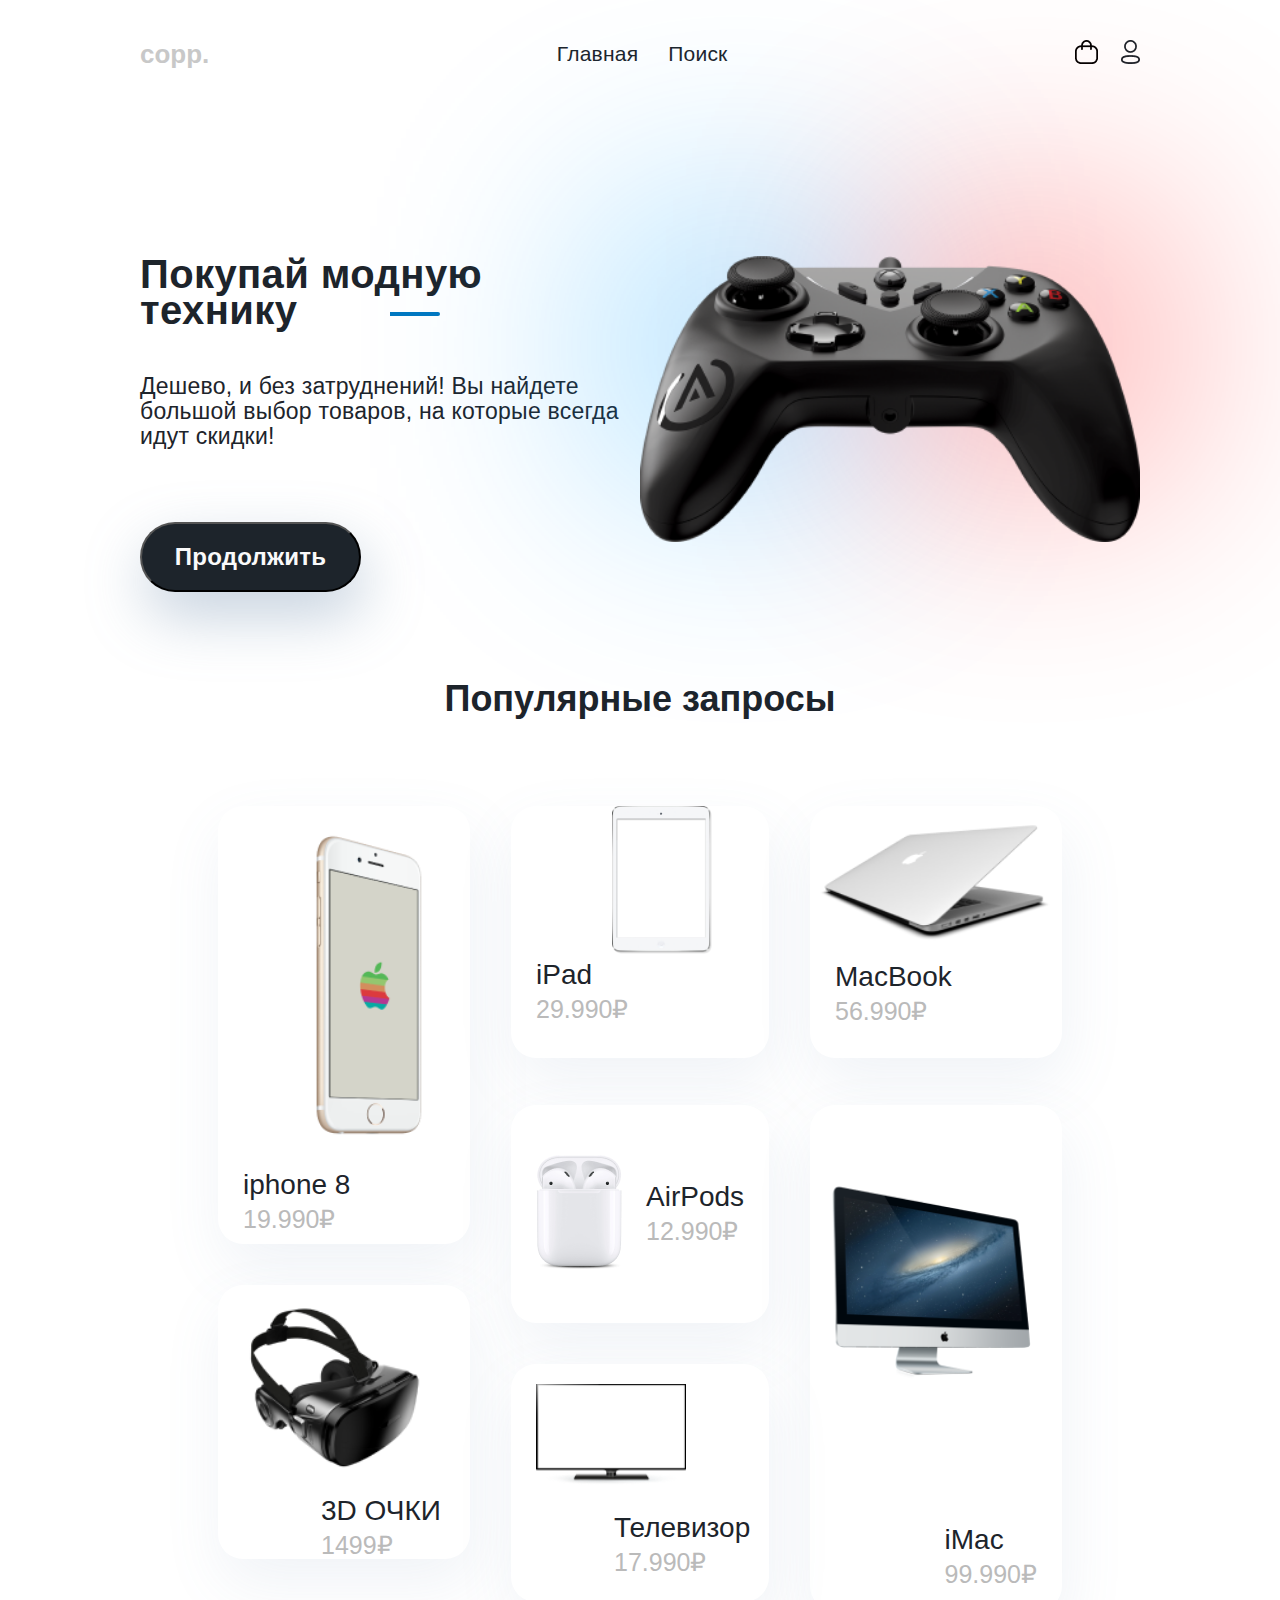
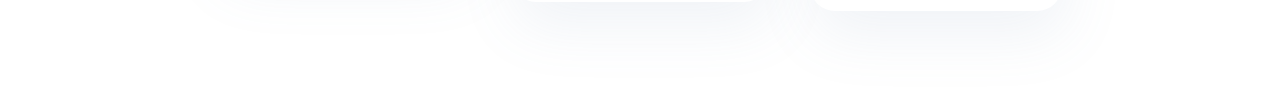
<file: index.html>
<!DOCTYPE html>
<html lang="en">
<head>
    <meta charset="UTF-8">
    <meta http-equiv="X-UA-Compatible" content="IE=edge">
    <meta name="viewport" content="width=device-width, initial-scale=1.0">
    <title>Apple-store</title>
    <link rel="stylesheet" href="css/style.min.css">
    <link rel="shortcut icon" href="icons/fiveicons/favicon.ico" type="image/x-icon">
</head>
<body>
    <div class="burger">
        <div class="burger__line burger__line_long"></div>
        <div class="burger__line"></div>
    </div>
    <header class="header">
        <div class="container">
            <div class="header__wrapper">
                <a href="#" class="header__logo">copp.</a>
                <ul class="header__search">
                    <li class="header__search-list">
                        <a href="#" class="header__search-link">Главная</a>
                    </li>
                    <li class="header__search-list">
                        <a href="search.html" class="header__search-link">Поиск</a>
                    </li>
                </ul>
                <div class="header__management">
                    <a href="#" class="header__management-link">
                        <img src="icons/Bag.png" alt="bag" class="header__icons">
                    </a>
                    <a href="#" class="header__management-link">
                        <img src="icons/Profile.png" alt="lk" class="header__icons">
                    </a>
                </div>
            </div>
        </div>
    </header>
    <div class="afisha">
        <div class="container">
            <div class="afisha__wrapper">
                <div class="afisha__buy">
                    <div class="afisha__title">Покупай модную технику <span></span></div>
                    <div class="afisha__subtitle">Дешево, и без затруднений! Вы найдете большой выбор товаров, на которые всегда идут скидки!</div>
                </div>
                <div class="afisha__picters">
                    <div class="afisha__picters-circle afisha__picters-circle_blue"></div>
                    <div class="afisha__picters-circle afisha__picters-circle_red"></div>
                    <img src="img/ps.png" alt="ps" class="afisha__picters-img">
                </div>
            </div>
            <button class="button">
                <a href="#" class="afisha__link">Продолжить</a>
            </button>
        </div>
    </div>
    <div class="popular">
        <div class="container">
            <div class="popular__title">Популярные запросы</div>
            <div class="popular__grid">
                <div class="popular__card popular__card_heigth418px popular__card-iphone">
                    <div class="popular__image popular__image_iphone">
                        <img src="img/iphone8.png" alt="iphone8" class="popular__img popular__img-iphone">
                    </div>
                    <div class="popular__info popular__info_ml25px">
                        <div class="popular__name">iphone 8</div>
                        <div class="popular__price">19.990₽</div>
                    </div>
                    <div class="modal">
                        <div class="modal__wrapper">
                            <div class="modal__arrow-wrap">
                                <div class="modal__arrow"></div>
                            </div>
                            <div class="modal__show">
                                <div class="modal__title">iphone 8</div>
                                <div class="modal__image modal__image_big">
                                    <img src="img/iphone8.png" alt="iphone" class="modal__img modal__img_big modal__img_big_active">
                                    <img src="img/iphone-gold.png" alt="iphone" class="modal__img modal__img_big">
                                </div>
                                <div class="modal__images">
                                    <div class="modal__image modal__image_small modal__image_small_active">
                                        <img src="img/iphone8.png" alt="iphone" class="modal__img modal__img_small modal__img_small_active">
                                    </div>
                                    <div class="modal__image modal__image_small">
                                        <img src="img/iphone-gold.png" alt="iphone" class="modal__img modal__img_small">
                                    </div>
                                </div>
                            </div>
                            <div class="modal__characteristic">
                                <div class="modal__characteristic-title">Характеристика</div>
                                <div class="modal__descr">
                                    <div class="modal__descr-block">
                                        <div class="modal__descr-elem">
                                            <p class="modal__specification modal__specification_title">Толщина</p>
                                            <p class="modal__specification modal__specification_subtitle">7.3mm</p>
                                        </div>
                                        <div class="modal__descr-elem">
                                            <p class="modal__specification modal__specification_title">Дисплей</p>
                                            <p class="modal__specification modal__specification_subtitle">Retina HD</p>
                                        </div>
                                        <div class="modal__descr-elem">
                                            <p class="modal__specification modal__specification_title">Процессор</p>
                                            <p class="modal__specification modal__specification_subtitle">A11 Bionic</p>
                                        </div>
                                        <div class="modal__descr-elem">
                                            <p class="modal__specification modal__specification_title">Видео</p>
                                            <p class="modal__specification modal__specification_subtitle">4K</p>
                                        </div>
                                    </div>
                                    <div class="modal__descr-block">
                                        <div class="modal__descr-elem">
                                            <p class="modal__specification modal__specification_title">Память</p>
                                            <p class="modal__specification modal__specification_subtitle modal__specification_subtitle_blue">256 ГБ</p>
                                        </div>
                                        <div class="modal__descr-elem">
                                            <p class="modal__specification modal__specification_title">Размер</p>
                                            <p class="modal__specification modal__specification_subtitle modal__specification_subtitle_blue">138,4 x 67,3 мм</p>
                                        </div>
                                        <div class="modal__descr-elem">
                                            <p class="modal__specification modal__specification_title">Масса</p>
                                            <p class="modal__specification modal__specification_subtitle modal__specification_subtitle_blue">148 г</p>
                                        </div>
                                    </div>
                                </div>
                            </div>
                        </div>
                    </div>
                </div>
                <div class="popular__card popular__card_heigth252px popular__card-ipad">
                    <div class=" popular__image popular__image_ipad">
                        <img src="img/ipad.png" alt="ipad" class="popular__img popular__img-ipad">
                    </div>
                    <div class="popular__info popular__info_ml25px">
                        <div class="popular__name">iPad</div>
                        <div class="popular__price">29.990₽</div>
                    </div>
                    <div class="modal">
                        <div class="modal__wrapper">
                            <div class="modal__arrow-wrap">
                                <div class="modal__arrow"></div>
                            </div>
                            <div class="modal__show">
                                <div class="modal__title">Ipad</div>
                                <div class="modal__image modal__image_big">
                                    <img src="img/ipad.png" alt="iphone" class="modal__img modal__img_big modal__img_big_active">
                                    <img src="img/ipad-back.jpg" alt="iphone" class="modal__img modal__img_big">
                                </div>
                                <div class="modal__images">
                                    <div class="modal__image modal__image_small modal__image_small_active">
                                        <img src="img/ipad.png" alt="iphone" class="modal__img modal__img_small modal__img_small_active">
                                    </div>
                                    <div class="modal__image modal__image_small">
                                        <img src="img/ipad-back.jpg" alt="iphone" class="modal__img modal__img_small">
                                    </div>
                                </div>
                            </div>
                            <div class="modal__characteristic">
                                <div class="modal__characteristic-title">Характеристика</div>
                                <div class="modal__descr">
                                    <div class="modal__descr-block">
                                        <div class="modal__descr-elem">
                                            <p class="modal__specification modal__specification_title">Толщина</p>
                                            <p class="modal__specification modal__specification_subtitle">7.3mm</p>
                                        </div>
                                        <div class="modal__descr-elem">
                                            <p class="modal__specification modal__specification_title">Дисплей</p>
                                            <p class="modal__specification modal__specification_subtitle">Retina HD</p>
                                        </div>
                                        <div class="modal__descr-elem">
                                            <p class="modal__specification modal__specification_title">Процессор</p>
                                            <p class="modal__specification modal__specification_subtitle">A11 Bionic</p>
                                        </div>
                                        <div class="modal__descr-elem">
                                            <p class="modal__specification modal__specification_title">Видео</p>
                                            <p class="modal__specification modal__specification_subtitle">4K</p>
                                        </div>
                                    </div>
                                    <div class="modal__descr-block">
                                        <div class="modal__descr-elem">
                                            <p class="modal__specification modal__specification_title">Память</p>
                                            <p class="modal__specification modal__specification_subtitle modal__specification_subtitle_blue">256 ГБ</p>
                                        </div>
                                        <div class="modal__descr-elem">
                                            <p class="modal__specification modal__specification_title">Размер</p>
                                            <p class="modal__specification modal__specification_subtitle modal__specification_subtitle_blue">138,4 x 67,3 мм</p>
                                        </div>
                                        <div class="modal__descr-elem">
                                            <p class="modal__specification modal__specification_title">Масса</p>
                                            <p class="modal__specification modal__specification_subtitle modal__specification_subtitle_blue">148 г</p>
                                        </div>
                                    </div>
                                </div>
                            </div>
                        </div>
                    </div>
                </div>
                <div class="popular__card popular__card_heigth252px popular__card-macbook">
                    <div class="popular__image popular__image_macbook">
                        <img src="img/macbook.png" alt="MacBook" class="popular__img popular__img-macbook">
                    </div>
                    <div class="popular__info popular__info_ml25px">
                        <div class="popular__name">MacBook</div>
                        <div class="popular__price">56.990₽</div>
                    </div>
                    <div class="modal">
                        <div class="modal__wrapper">
                            <div class="modal__arrow-wrap">
                                <div class="modal__arrow"></div>
                            </div>
                            <div class="modal__show">
                                <div class="modal__title">MacBook</div>
                                <div class="modal__image modal__image_big">
                                    <img src="img/macbook.png" alt="iphone" class="modal__img modal__img_big modal__img_big_active">
                                    <img src="img/macbook-back.png" alt="iphone" class="modal__img modal__img_big">
                                </div>
                                <div class="modal__images">
                                    <div class="modal__image modal__image_small modal__image_small_active">
                                        <img src="img/macbook.png" alt="iphone" class="modal__img modal__img_small modal__img_small_active">
                                    </div>
                                    <div class="modal__image modal__image_small">
                                        <img src="img/macbook-back.png" alt="iphone" class="modal__img modal__img_small">
                                    </div>
                                </div>
                            </div>
                            <div class="modal__characteristic">
                                <div class="modal__characteristic-title">Характеристика</div>
                                <div class="modal__descr">
                                    <div class="modal__descr-block">
                                        <div class="modal__descr-elem">
                                            <p class="modal__specification modal__specification_title">Толщина</p>
                                            <p class="modal__specification modal__specification_subtitle">7.3mm</p>
                                        </div>
                                        <div class="modal__descr-elem">
                                            <p class="modal__specification modal__specification_title">Дисплей</p>
                                            <p class="modal__specification modal__specification_subtitle">Retina HD</p>
                                        </div>
                                        <div class="modal__descr-elem">
                                            <p class="modal__specification modal__specification_title">Процессор</p>
                                            <p class="modal__specification modal__specification_subtitle">A11 Bionic</p>
                                        </div>
                                        <div class="modal__descr-elem">
                                            <p class="modal__specification modal__specification_title">Видео</p>
                                            <p class="modal__specification modal__specification_subtitle">4K</p>
                                        </div>
                                    </div>
                                    <div class="modal__descr-block">
                                        <div class="modal__descr-elem">
                                            <p class="modal__specification modal__specification_title">Память</p>
                                            <p class="modal__specification modal__specification_subtitle modal__specification_subtitle_blue">256 ГБ</p>
                                        </div>
                                        <div class="modal__descr-elem">
                                            <p class="modal__specification modal__specification_title">Размер</p>
                                            <p class="modal__specification modal__specification_subtitle modal__specification_subtitle_blue">138,4 x 67,3 мм</p>
                                        </div>
                                        <div class="modal__descr-elem">
                                            <p class="modal__specification modal__specification_title">Масса</p>
                                            <p class="modal__specification modal__specification_subtitle modal__specification_subtitle_blue">148 г</p>
                                        </div>
                                    </div>
                                </div>
                            </div>
                        </div>
                    </div>
                </div>
                <div class="popular__card popular__card_heigth218px popular__card-airpods">
                    <div class="popular__image popular__image_airpods">
                        <img src="img/airpods.png" alt="AirPods" class="popular__img popular__img-airpods">
                    </div>
                    <div class="popular__info">
                        <div class="popular__name">AirPods</div>
                        <div class="popular__price">12.990₽</div>
                    </div>
                    <div class="modal">
                        <div class="modal__wrapper">
                            <div class="modal__arrow-wrap">
                                <div class="modal__arrow"></div>
                            </div>
                            <div class="modal__show">
                                <div class="modal__title">AirPods</div>
                                <div class="modal__image modal__image_big">
                                    <img src="img/airpods.png" alt="iphone" class="modal__img modal__img_big modal__img_big_active">
                                    <img src="img/airpods-back.png" alt="iphone" class="modal__img modal__img_big">
                                </div>
                                <div class="modal__images">
                                    <div class="modal__image modal__image_small modal__image_small_active">
                                        <img src="img/airpods.png" alt="iphone" class="modal__img modal__img_small modal__img_small_active">
                                    </div>
                                    <div class="modal__image modal__image_small">
                                        <img src="img/airpods-back.png" alt="iphone" class="modal__img modal__img_small">
                                    </div>
                                </div>
                            </div>
                            <div class="modal__characteristic">
                                <div class="modal__characteristic-title">Характеристика</div>
                                <div class="modal__descr">
                                    <div class="modal__descr-block">
                                        <div class="modal__descr-elem">
                                            <p class="modal__specification modal__specification_title">Толщина</p>
                                            <p class="modal__specification modal__specification_subtitle">7.3mm</p>
                                        </div>
                                        <div class="modal__descr-elem">
                                            <p class="modal__specification modal__specification_title">Дисплей</p>
                                            <p class="modal__specification modal__specification_subtitle">Retina HD</p>
                                        </div>
                                        <div class="modal__descr-elem">
                                            <p class="modal__specification modal__specification_title">Процессор</p>
                                            <p class="modal__specification modal__specification_subtitle">A11 Bionic</p>
                                        </div>
                                        <div class="modal__descr-elem">
                                            <p class="modal__specification modal__specification_title">Видео</p>
                                            <p class="modal__specification modal__specification_subtitle">4K</p>
                                        </div>
                                    </div>
                                    <div class="modal__descr-block">
                                        <div class="modal__descr-elem">
                                            <p class="modal__specification modal__specification_title">Память</p>
                                            <p class="modal__specification modal__specification_subtitle modal__specification_subtitle_blue">256 ГБ</p>
                                        </div>
                                        <div class="modal__descr-elem">
                                            <p class="modal__specification modal__specification_title">Размер</p>
                                            <p class="modal__specification modal__specification_subtitle modal__specification_subtitle_blue">138,4 x 67,3 мм</p>
                                        </div>
                                        <div class="modal__descr-elem">
                                            <p class="modal__specification modal__specification_title">Масса</p>
                                            <p class="modal__specification modal__specification_subtitle modal__specification_subtitle_blue">148 г</p>
                                        </div>
                                    </div>
                                </div>
                            </div>
                        </div>
                    </div>
                </div>
                <div class="popular__card popular__card_heigth418px popular__card-imac">
                    <div class="popular__image popular__image_imac">
                        <img src="img/imac.png" alt="iMac" class="popular__img popular__img-imac">
                    </div>
                    <div class="popular__info popular__info_mr25px">
                        <div class="popular__name">iMac</div>
                        <div class="popular__price">99.990₽</div>
                    </div>
                    <div class="modal">
                        <div class="modal__wrapper">
                            <div class="modal__arrow-wrap">
                                <div class="modal__arrow"></div>
                            </div>
                            <div class="modal__show">
                                <div class="modal__title">iMac</div>
                                <div class="modal__image modal__image_big">
                                    <img src="img/imac.png" alt="iphone" class="modal__img modal__img_big modal__img_big_active">
                                    <img src="img/imac-back.jpg" alt="iphone" class="modal__img modal__img_big">
                                </div>
                                <div class="modal__images">
                                    <div class="modal__image modal__image_small modal__image_small_active">
                                        <img src="img/imac.png" alt="iphone" class="modal__img modal__img_small modal__img_small_active">
                                    </div>
                                    <div class="modal__image modal__image_small">
                                        <img src="img/imac-back.jpg" alt="iphone" class="modal__img modal__img_small">
                                    </div>
                                </div>
                            </div>
                            <div class="modal__characteristic">
                                <div class="modal__characteristic-title">Характеристика</div>
                                <div class="modal__descr">
                                    <div class="modal__descr-block">
                                        <div class="modal__descr-elem">
                                            <p class="modal__specification modal__specification_title">Толщина</p>
                                            <p class="modal__specification modal__specification_subtitle">7.3mm</p>
                                        </div>
                                        <div class="modal__descr-elem">
                                            <p class="modal__specification modal__specification_title">Дисплей</p>
                                            <p class="modal__specification modal__specification_subtitle">Retina HD</p>
                                        </div>
                                        <div class="modal__descr-elem">
                                            <p class="modal__specification modal__specification_title">Процессор</p>
                                            <p class="modal__specification modal__specification_subtitle">A11 Bionic</p>
                                        </div>
                                        <div class="modal__descr-elem">
                                            <p class="modal__specification modal__specification_title">Видео</p>
                                            <p class="modal__specification modal__specification_subtitle">4K</p>
                                        </div>
                                    </div>
                                    <div class="modal__descr-block">
                                        <div class="modal__descr-elem">
                                            <p class="modal__specification modal__specification_title">Память</p>
                                            <p class="modal__specification modal__specification_subtitle modal__specification_subtitle_blue">256 ГБ</p>
                                        </div>
                                        <div class="modal__descr-elem">
                                            <p class="modal__specification modal__specification_title">Размер</p>
                                            <p class="modal__specification modal__specification_subtitle modal__specification_subtitle_blue">138,4 x 67,3 мм</p>
                                        </div>
                                        <div class="modal__descr-elem">
                                            <p class="modal__specification modal__specification_title">Масса</p>
                                            <p class="modal__specification modal__specification_subtitle modal__specification_subtitle_blue">148 г</p>
                                        </div>
                                    </div>
                                </div>
                            </div>
                        </div>
                    </div>
                </div>
                <div class="popular__card popular__card_heigth252px popular__card-glasses">
                    <div class="popular__image popular__image_glasses">
                        <img src="img/3dglasses.png" alt="3dglasses" class="popular__img popular__img-glasses">
                    </div>
                    <div class="popular__info popular__info_ml103px">
                        <div class="popular__name">3D ОЧКИ</div>
                        <div class="popular__price">1499₽</div>
                    </div>
                    <div class="modal">
                        <div class="modal__wrapper">
                            <div class="modal__arrow-wrap">
                                <div class="modal__arrow"></div>
                            </div>
                            <div class="modal__show">
                                <div class="modal__title">3D ОЧКИ</div>
                                <div class="modal__image modal__image_big">
                                    <img src="img/3dglasses.png" alt="iphone" class="modal__img modal__img_big modal__img_big_active">
                                    <img src="img/3d-back.png" alt="iphone" class="modal__img modal__img_big">
                                </div>
                                <div class="modal__images">
                                    <div class="modal__image modal__image_small modal__image_small_active">
                                        <img src="img/3dglasses.png" alt="iphone" class="modal__img modal__img_small modal__img_small_active">
                                    </div>
                                    <div class="modal__image modal__image_small">
                                        <img src="img/3d-back.png" alt="iphone" class="modal__img modal__img_small">
                                    </div>
                                </div>
                            </div>
                            <div class="modal__characteristic">
                                <div class="modal__characteristic-title">Характеристика</div>
                                <div class="modal__descr">
                                    <div class="modal__descr-block">
                                        <div class="modal__descr-elem">
                                            <p class="modal__specification modal__specification_title">Толщина</p>
                                            <p class="modal__specification modal__specification_subtitle">7.3mm</p>
                                        </div>
                                        <div class="modal__descr-elem">
                                            <p class="modal__specification modal__specification_title">Дисплей</p>
                                            <p class="modal__specification modal__specification_subtitle">Retina HD</p>
                                        </div>
                                        <div class="modal__descr-elem">
                                            <p class="modal__specification modal__specification_title">Процессор</p>
                                            <p class="modal__specification modal__specification_subtitle">A11 Bionic</p>
                                        </div>
                                        <div class="modal__descr-elem">
                                            <p class="modal__specification modal__specification_title">Видео</p>
                                            <p class="modal__specification modal__specification_subtitle">4K</p>
                                        </div>
                                    </div>
                                    <div class="modal__descr-block">
                                        <div class="modal__descr-elem">
                                            <p class="modal__specification modal__specification_title">Память</p>
                                            <p class="modal__specification modal__specification_subtitle modal__specification_subtitle_blue">256 ГБ</p>
                                        </div>
                                        <div class="modal__descr-elem">
                                            <p class="modal__specification modal__specification_title">Размер</p>
                                            <p class="modal__specification modal__specification_subtitle modal__specification_subtitle_blue">138,4 x 67,3 мм</p>
                                        </div>
                                        <div class="modal__descr-elem">
                                            <p class="modal__specification modal__specification_title">Масса</p>
                                            <p class="modal__specification modal__specification_subtitle modal__specification_subtitle_blue">148 г</p>
                                        </div>
                                    </div>
                                </div>
                            </div>
                        </div>
                    </div>
                </div>
                <div class="popular__card popular__card_heigth218px popular__card-tv">
                    <div class="popular__image popular__image_tv">
                        <img src="img/tv.png" alt="tv" class="popular__img popular__img-tv">
                    </div>
                    <div class="popular__info popular__info_ml103px">
                        <div class="popular__name">Телевизор</div>
                        <div class="popular__price">17.990₽</div>
                    </div>
                    <div class="modal">
                        <div class="modal__wrapper">
                            <div class="modal__arrow-wrap">
                                <div class="modal__arrow"></div>
                            </div>
                            <div class="modal__show">
                                <div class="modal__title">Телевизор</div>
                                <div class="modal__image modal__image_big">
                                    <img src="img/tv.png" alt="iphone" class="modal__img modal__img_big modal__img_big_active">
                                    <img src="img/tv-watch.png" alt="iphone" class="modal__img modal__img_big">
                                </div>
                                <div class="modal__images">
                                    <div class="modal__image modal__image_small modal__image_small_active">
                                        <img src="img/tv.png" alt="iphone" class="modal__img modal__img_small modal__img_small_active">
                                    </div>
                                    <div class="modal__image modal__image_small">
                                        <img src="img/tv-watch.png" alt="iphone" class="modal__img modal__img_small">
                                    </div>
                                </div>
                            </div>
                            <div class="modal__characteristic">
                                <div class="modal__characteristic-title">Характеристика</div>
                                <div class="modal__descr">
                                    <div class="modal__descr-block">
                                        <div class="modal__descr-elem">
                                            <p class="modal__specification modal__specification_title">Толщина</p>
                                            <p class="modal__specification modal__specification_subtitle">7.3mm</p>
                                        </div>
                                        <div class="modal__descr-elem">
                                            <p class="modal__specification modal__specification_title">Дисплей</p>
                                            <p class="modal__specification modal__specification_subtitle">Retina HD</p>
                                        </div>
                                        <div class="modal__descr-elem">
                                            <p class="modal__specification modal__specification_title">Процессор</p>
                                            <p class="modal__specification modal__specification_subtitle">A11 Bionic</p>
                                        </div>
                                        <div class="modal__descr-elem">
                                            <p class="modal__specification modal__specification_title">Видео</p>
                                            <p class="modal__specification modal__specification_subtitle">4K</p>
                                        </div>
                                    </div>
                                    <div class="modal__descr-block">
                                        <div class="modal__descr-elem">
                                            <p class="modal__specification modal__specification_title">Память</p>
                                            <p class="modal__specification modal__specification_subtitle modal__specification_subtitle_blue">256 ГБ</p>
                                        </div>
                                        <div class="modal__descr-elem">
                                            <p class="modal__specification modal__specification_title">Размер</p>
                                            <p class="modal__specification modal__specification_subtitle modal__specification_subtitle_blue">138,4 x 67,3 мм</p>
                                        </div>
                                        <div class="modal__descr-elem">
                                            <p class="modal__specification modal__specification_title">Масса</p>
                                            <p class="modal__specification modal__specification_subtitle modal__specification_subtitle_blue">148 г</p>
                                        </div>
                                    </div>
                                </div>
                            </div>
                        </div>
                    </div>
                </div>
            </div>
        </div>
    </div>
    <script src="js/script.js"></script>
</body>
</html>
</file>
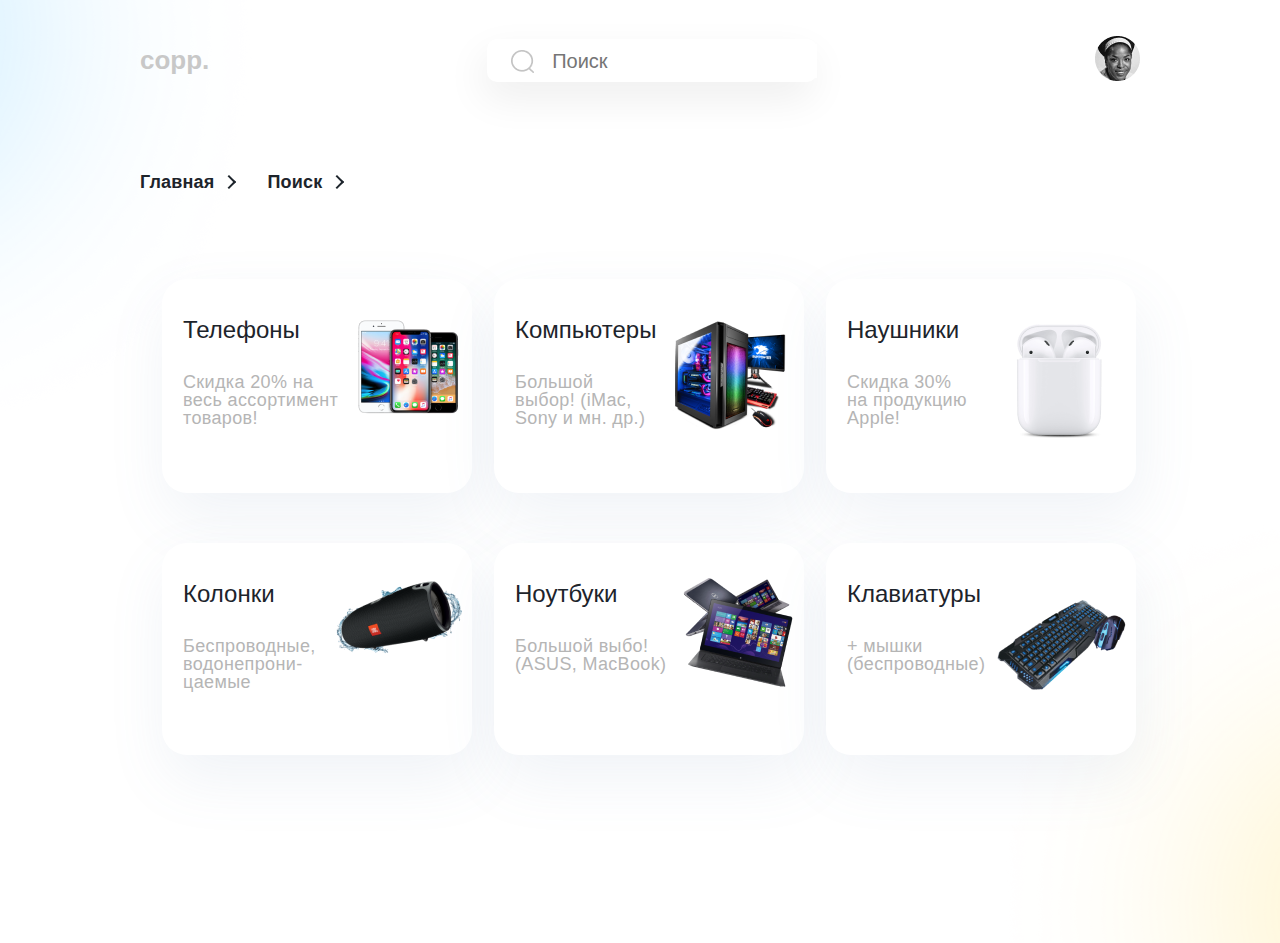
<file: search.html>
<!DOCTYPE html>
<html lang="en">
<head>
    <meta charset="UTF-8">
    <meta http-equiv="X-UA-Compatible" content="IE=edge">
    <meta name="viewport" content="width=device-width, initial-scale=1.0">
    <title>seacrh</title>
    <link rel="stylesheet" href="css/style.min.css">
    <link rel="shortcut icon" href="icons/fiveicons/favicon.ico" type="image/x-icon">
</head>
<body>
    <img src="img/blue.png" alt="blue" class="fon fon__blue">
    <img src="img/gold.png" alt="gold" class="fon fon__gold">
    <header class="header">
        <div class="container">
            <div class="header__wrapper search">
                <a href="index.html" class="header__logo">copp.</a>
                <form class="header__form">
                    <img src="icons/Search.png" alt="seacrh" class="header__form-icons">
                    <input type="search" name="header-search" placeholder="Поиск" class="header__form-search">
                </form>
                <div class="header__management">
                    <a href="#" class="header__management-link">
                        <img src="img/photo-girl.png" alt="girl">
                    </a>
                </div>
            </div>
        </div>
    </header>
    <section class="nav">
        <div class="container">
            <ul class="nav__list">
                <li class="nav__link">
                    <a href="index.html" class="nav__link-item">Главная</a>
                </li>
                <li class="nav__link">
                    <a href="#" class="nav__link-item">Поиск</a>
                    <div class="nav__link-arrow"></div>
                </li>
            </ul>
        </div>
    </section>
    <section class="products">
        <div class="container">
            <div class="products__wrapper">
                <a href="#" class="products__items">
                    <div class="products__items-info">
                        <div class="products__items-title">Телефоны</div>
                        <div class="products__items-subtitle">Скидка 20% на весь ассортимент товаров!</div>
                    </div>
                    <div class="products__items-img">
                        <img src="img/phones.png" alt="iphones" class="products__items-picters">
                    </div>
                </a>
                <a href="#" class="products__items">
                    <div class="products__items-info">
                        <div class="products__items-title">Компьютеры</div>
                        <div class="products__items-subtitle">Большой выбор! (iMac, Sony и мн. др.)</div>
                    </div>
                    <div class="products__items-img">
                        <img src="img/comp.png" alt="comp" class="products__items-picters">
                    </div>
                </a>
                <a href="#" class="products__items">
                    <div class="products__items-info">
                        <div class="products__items-title">Наушники</div>
                        <div class="products__items-subtitle">Скидка 30% на продукцию Apple!</div>
                    </div>
                    <div class="products__items-img">
                        <img src="img/airpods.png" alt="iphones" class="products__items-picters">
                    </div>
                </a>
                <a href="#" class="products__items products__items_mt50px">
                    <div class="products__items-info">
                        <div class="products__items-title">Колонки</div>
                        <div class="products__items-subtitle">Беспроводные, водонепрони- <br> цаемые</div>
                    </div>
                    <div class="products__items-img">
                        <img src="img/musiccolumn.png" alt="musiccolumn" class="products__items-picters">
                    </div>
                </a>
                <a href="#" class="products__items products__items_mt50px">
                    <div class="products__items-info">
                        <div class="products__items-title">Ноутбуки</div>
                        <div class="products__items-subtitle">Большой выбо!(ASUS, MacBook)</div>
                    </div>
                    <div class="products__items-img">
                        <img src="img/netbook.png" alt="iphones" class="products__items-picters">
                    </div>
                </a>
                <a href="#" class="products__items products__items_mt50px">
                    <div class="products__items-info">
                        <div class="products__items-title">Клавиатуры</div>
                        <div class="products__items-subtitle">+ мышки (беспроводные)</div>
                    </div>
                    <div class="products__items-img products__items-img_clava">
                        <img src="img/clava.png" alt="clava" class="products__items-picters">
                    </div>
                </a>
            </div>
        </div>
    </section>
    <script src="js/script.js"></script>
</body>
</html>
</file>
<file: css/style.min.css>
input::-webkit-search-decoration,input::-webkit-search-cancel-button,input::-webkit-search-results-button,input::-webkit-search-results-decoration{display:none}*{font-family:"Noah",sans-serif;margin:0;padding:0;text-decoration:none;list-style-type:none}body{position:relative}.container{margin:0 auto;max-width:1000px}.header{padding-top:36px}.header__wrapper{display:-webkit-box;display:-ms-flexbox;display:flex;-webkit-box-pack:justify;-ms-flex-pack:justify;justify-content:space-between;-webkit-box-align:center;-ms-flex-align:center;align-items:center;-ms-flex-line-pack:center;align-content:center}.header__logo{font-weight:600;font-size:26px;line-height:31px;color:#c8c8c8}.header__logo:hover{opacity:.8}.header__search{display:-webkit-box;display:-ms-flexbox;display:flex}.header__search-list{margin-right:30px}.header__search-list:last-child{margin-right:0px}.header__search-link{font-weight:500;font-size:21px;line-height:36px;letter-spacing:.01em;color:#1d242b;-webkit-transition:text-shadow .1s;transition:text-shadow .1s}.header__search-link:hover{text-shadow:0 0 .6px #1d242b;border-bottom:2px solid #0077c0}.header__management{display:-webkit-box;display:-ms-flexbox;display:flex}.header__management-link{margin-left:23px}.header__management-link:first-child{margin-left:0}.header__management-link:hover{opacity:.5}.header__form{display:-webkit-box;display:-ms-flexbox;display:flex;-webkit-box-align:center;-ms-flex-align:center;align-items:center;padding:5px 0 4px 24px;background:#fff;-webkit-box-shadow:-4px 16px 40px rgba(0,0,0,.07);box-shadow:-4px 16px 40px rgba(0,0,0,.07);border-radius:10px}.header__form-search{margin-left:18px;border:none;font-weight:500;font-size:20px;line-height:34px;color:#c4c4c4;outline:0}.afisha{margin-top:184px}.afisha__wrapper{display:-webkit-box;display:-ms-flexbox;display:flex;-webkit-box-pack:justify;-ms-flex-pack:justify;justify-content:space-between}.afisha__buy{width:100%}.afisha__title{position:relative;font-weight:800;font-size:40px;line-height:36px;letter-spacing:.01em;color:#1d242b}.afisha__title span{position:absolute;top:56px;left:50%;width:50px;height:4px;background:#0077c0;border-radius:0px 10px 10px 0px}.afisha__subtitle{margin-top:46px;font-weight:500;font-size:23px;line-height:25px;letter-spacing:.01em;color:#1d242b}.afisha__picters{position:relative;width:100%}.afisha__picters-circle{width:252px;height:252px;opacity:.4;-webkit-filter:blur(125px);filter:blur(125px)}.afisha__picters-circle_blue{position:absolute;top:-35px;left:-29px;background:#009eff}.afisha__picters-circle_red{position:absolute;top:-35px;right:-19px;background:red}.afisha__picters-img{position:absolute;width:100%;top:0}.afisha__link{font-weight:700;font-size:24px;line-height:30px;letter-spacing:.01em;color:#fafafa}.button{margin-top:73px;width:221px;height:70px;padding:11px 30px;background:#1d242b;-webkit-box-shadow:4px 24px 60px rgba(109,141,173,.4);box-shadow:4px 24px 60px rgba(109,141,173,.4);border-radius:50px}.button:hover{opacity:.8}.popular{padding:90px 0 106px 0}.popular__title{text-align:center;font-weight:700;font-size:36px;line-height:34px;color:#1d242b}.popular__grid{margin-top:90px;display:grid;-webkit-box-pack:center;-ms-flex-pack:center;justify-content:center;grid-template-columns:252px 258px 252px;grid-template-rows:258px 218px 218px;gap:41px}.popular__name{font-weight:500;font-size:28px;line-height:34px;color:#1d242b}.popular__price{font-weight:500;font-size:25px;line-height:34px;color:#bababa}.popular__info_ml25px{margin-left:25px}.popular__info_ml103px{margin-top:20px;margin-left:103px}.popular__info_mr25px{margin-right:25px}.popular__img-iphone{margin-left:33px}.popular__img-ipad{margin-left:101px}.popular__img-tv{margin-left:25px}.popular__img-imac{margin-left:9px}.popular__card{background:#fff;-webkit-box-shadow:4px 24px 60px rgba(109,141,173,.1);box-shadow:4px 24px 60px rgba(109,141,173,.1);border-radius:25px;cursor:pointer}.popular__card:hover{-webkit-box-shadow:4px 24px 60px rgba(109,141,173,.3);box-shadow:4px 24px 60px rgba(109,141,173,.3)}.popular__card_heigth418px{height:418px}.popular__card_heigth252px{height:252px}.popular__card_heigth218px{height:218px}.popular__card-iphone{grid-row-start:1;grid-row-end:3;display:-webkit-box;display:-ms-flexbox;display:flex;-webkit-box-orient:vertical;-webkit-box-direction:normal;-ms-flex-direction:column;flex-direction:column;-webkit-box-pack:justify;-ms-flex-pack:justify;justify-content:space-between;padding-bottom:20px}.popular__card-ipad{display:-webkit-box;display:-ms-flexbox;display:flex;-webkit-box-orient:vertical;-webkit-box-direction:normal;-ms-flex-direction:column;flex-direction:column}.popular__card-glasses{margin-top:-79px;padding-top:22px}.popular__card-airpods{display:-webkit-box;display:-ms-flexbox;display:flex;-webkit-box-align:center;-ms-flex-align:center;align-items:center}.popular__card-tv{grid-column-start:2;grid-column-end:3;grid-row-start:3;padding:20px 18px 0 0;display:-webkit-box;display:-ms-flexbox;display:flex;-webkit-box-orient:vertical;-webkit-box-direction:normal;-ms-flex-direction:column;flex-direction:column}.popular__card-imac{grid-column-start:3;grid-column-end:4;grid-row-start:2;grid-row-end:4;padding:68px 0 20px 0;display:-webkit-box;display:-ms-flexbox;display:flex;-webkit-box-orient:vertical;-webkit-box-direction:normal;-ms-flex-direction:column;flex-direction:column;-webkit-box-pack:justify;-ms-flex-pack:justify;justify-content:space-between;-webkit-box-align:end;-ms-flex-align:end;align-items:flex-end}.popular__image_ipad{width:100px}.popular__image_tv{width:150px}.popular__img{width:100%}.nav{padding:80px 0}.nav__list{display:-webkit-box;display:-ms-flexbox;display:flex}.nav__link{position:relative;display:-webkit-box;display:-ms-flexbox;display:flex;-webkit-box-align:center;-ms-flex-align:center;align-items:center;margin-left:53px;-webkit-transition:text-shadow .1s;transition:text-shadow .1s}.nav__link-item{font-weight:700;font-size:18px;line-height:34px;letter-spacing:.01em;color:#1d242b}.nav__link::after{position:absolute;content:"";right:-20px;width:8px;height:8px;border-top:2px solid #1d242b;border-right:2px solid #1d242b;-webkit-transform:rotate(45deg);transform:rotate(45deg)}.nav__link:first-child{margin-left:0}.nav__link:hover{text-shadow:0 0 .6px #1d242b}.products{padding-bottom:188px}.products__wrapper{display:-webkit-box;display:-ms-flexbox;display:flex;-ms-flex-wrap:wrap;flex-wrap:wrap}.products__items{margin-left:22px;padding:34px 10px 40px 21px;display:-webkit-box;display:-ms-flexbox;display:flex;background:#fff;-webkit-box-shadow:4px 24px 60px rgba(109,141,173,.1);box-shadow:4px 24px 60px rgba(109,141,173,.1);border-radius:25px;width:279px}.products__items-info{display:-webkit-box;display:-ms-flexbox;display:flex;-webkit-box-orient:vertical;-webkit-box-direction:normal;-ms-flex-direction:column;flex-direction:column}.products__items-title{font-weight:500;font-size:24px;line-height:34px;color:#1d242b}.products__items-subtitle{margin-top:26px;font-weight:500;font-size:18px;line-height:18px;letter-spacing:.02em;color:#b5b5b5}.products__items-img{margin-left:14px}.products__items-img_clava{margin-left:0}.products__items_mt50px{margin-top:50px}.products__items:hover{-webkit-box-shadow:4px 24px 60px rgba(109,141,173,.3);box-shadow:4px 24px 60px rgba(109,141,173,.3)}.fon{z-index:-1}.fon__blue{position:absolute;top:0;left:0}.fon__gold{position:absolute;bottom:0;right:0}.modal{position:fixed;display:none;-webkit-box-pack:center;-ms-flex-pack:center;justify-content:center;-webkit-box-align:center;-ms-flex-align:center;align-items:center;width:100%;height:100%;top:0;left:0;z-index:1000;background:rgba(116,116,116,.581)}.modal__wrapper{width:800px;padding:30px;border-radius:20px;background:#fff}.modal__arrow-wrap{position:absolute;display:-webkit-box;display:-ms-flexbox;display:flex;-webkit-box-align:center;-ms-flex-align:center;align-items:center;width:41px;height:41px;border:2px solid #d7d7d7;border-radius:12px}.modal__arrow-wrap:hover{opacity:.7}.modal__arrow{margin-left:15px;width:15px;height:15px;border-top:4px solid #d7d7d7;border-left:4px solid #d7d7d7;-webkit-transform:rotate(-45deg);transform:rotate(-45deg)}.modal__title{text-align:center;font-weight:700;font-size:24px;line-height:16px;text-transform:uppercase;color:#1d242b}.modal__img{width:100%;height:100%}.modal__img_big{display:none}.modal__img_big_active{display:block}.modal__image{margin-top:20px}.modal__image_big{margin:0 auto;display:block;width:209px;height:325px}.modal__image_small{margin-left:30px;width:130px;height:97px;border:2px solid #b5b5b5;border-radius:15px;cursor:pointer}.modal__image_small_active{border:4px solid #0077c0;border-radius:15px}.modal__image_small:first-child{margin-left:0}.modal__images{margin-top:0px;display:-webkit-box;display:-ms-flexbox;display:flex;-webkit-box-pack:center;-ms-flex-pack:center;justify-content:center}.modal__characteristic{margin-top:20px}.modal__characteristic-title{font-weight:700;font-size:26px;line-height:16px;letter-spacing:.02em;color:#1d242b}.modal__descr{margin-top:20px;display:-webkit-box;display:-ms-flexbox;display:flex;-webkit-box-pack:justify;-ms-flex-pack:justify;justify-content:space-between}.modal__descr-block{margin-left:70px;width:100%}.modal__descr-block:first-child{margin-left:0}.modal__descr-elem{display:-webkit-box;display:-ms-flexbox;display:flex;-webkit-box-pack:justify;-ms-flex-pack:justify;justify-content:space-between}.modal__specification{margin-top:20px}.modal__specification_title{font-weight:500;font-size:24px;line-height:16px;color:#1d242b}.modal__specification_subtitle{font-weight:500;font-size:22px;line-height:16px;color:#b5b5b5}.modal__specification_subtitle_blue{color:#0077c0}.burger{display:none;-webkit-box-orient:vertical;-webkit-box-direction:normal;-ms-flex-direction:column;flex-direction:column;cursor:pointer}.burger__line{margin-top:2px;width:10px;height:4px;background:#1d242b}.burger__line_long{width:20px}@media(max-width: 1200px){.container{max-width:960px}.products__items{width:262px}.modal__wrapper{width:700px}.modal__tltle{font-size:22px;line-height:11px}.modal__image_big{width:202px;height:306px}.modal__image_small{width:119px;height:88px}.modal__characteristic_title{font-size:21px;line-height:8px}.modal__specification_title{font-size:19px;line-height:7px}.modal__specification_subtitle{font-size:19px;line-height:7px}}@media(max-width: 992px){.container{max-width:720px}.button{margin-top:40px}.afisha{margin-top:130px}.afisha__picters-circle{width:200px;height:200px}.afisha__title{font-size:33px}.afisha__title span{width:40px}.afisha__subtitle{margin-top:30px;font-size:20px}.popular{padding:70px 0 90px 0}.popular__grid{margin-top:70px;grid-template-columns:217px 223px 217px;gap:30px}.popular__card_heigth418px{height:380px}.popular__card_heigth252px{height:220px}.popular__card_heigth218px{height:190px}.popular__card-imac{-webkit-box-pack:center;-ms-flex-pack:center;justify-content:center}.popular__image_iphone{width:200px}.popular__image_ipad{width:85px}.popular__image_macbook{width:195px}.popular__image_glasses{width:190px}.popular__image_tv{width:130px}.popular__image_imac{width:200px}.popular__name{font-size:23px;line-height:30px}.popular__price{font-size:20px;line-height:29px}.products{padding-bottom:130px}.products__wrapper{-webkit-box-pack:center;-ms-flex-pack:center;justify-content:center}.modal__wrapper{width:500px}.modal__title{font-size:20px}.modal__image_big{width:192px;height:240px}.modal__image_small{width:89px;height:74px}.modal__characteristic-title{font-size:22px;line-height:10px}.modal__descr{margin-top:15px}}@media(max-width: 768px){.container{max-width:540px}.button{margin-top:30px;width:214px;height:64px}.nav{padding:40px 0}.afisha__title{font-size:25px}.afisha__subtitle{margin-top:13px;font-size:16px}.popular__grid{display:-webkit-box;display:-ms-flexbox;display:flex;-ms-flex-wrap:wrap;flex-wrap:wrap;-webkit-box-pack:justify;-ms-flex-pack:justify;justify-content:space-between;grid:0;gap:0}.popular__card{width:250px;height:250px;padding:0;margin:0;margin-top:20px;display:-webkit-box;display:-ms-flexbox;display:flex;-webkit-box-orient:vertical;-webkit-box-direction:normal;-ms-flex-direction:column;flex-direction:column;-webkit-box-pack:center;-ms-flex-pack:center;justify-content:center;-webkit-box-align:center;-ms-flex-align:center;align-items:center}.popular__image{width:100px;padding:0;margin:0}.popular__img{padding:0;margin:0}.popular__info{padding:0;margin:0}.modal__wrapper{width:300px}.modal__image{margin-top:10px}.modal__image_big{width:182px;height:202px}.modal__image_small{width:82px;height:60px}.modal__descr{-webkit-box-orient:vertical;-webkit-box-direction:normal;-ms-flex-direction:column;flex-direction:column}.modal__descr-block{margin-left:0}}@media(max-width: 576px){.container{max-width:300px}.button{width:175px;height:57px}.burger{position:fixed;display:block;top:30px;right:30px;z-index:100}.nav{padding:60px 0 0 0}.header__wrapper{position:fixed;top:0;left:-100%;width:200px;height:200px;background:rgba(142,142,142,.818);-webkit-box-align:start;-ms-flex-align:start;align-items:flex-start;-webkit-box-pack:center;-ms-flex-pack:center;justify-content:center;z-index:500;-webkit-transition:all 1s;transition:all 1s}.header__wrapper_active{left:0}.header__search{-webkit-box-orient:vertical;-webkit-box-direction:normal;-ms-flex-direction:column;flex-direction:column;z-index:1000}.header__search-link{color:#fff}.header__logo{display:none}.header__management{display:none}.search{position:static;width:300px;height:0;background:none;-webkit-transition:none;transition:none;z-index:10000}.afisha{margin-top:30px}.afisha__title span{display:none}.afisha__link{font-size:19px}.afisha__picters-circle{display:none}.afisha__popular{padding-top:20px}.afisha__popular__title{font-size:23px;line-height:7px}.afisha__popular__grid{margin-top:40px;-webkit-box-pack:center;-ms-flex-pack:center;justify-content:center}.modal__wrapper{position:relative;width:150px}.modal__arrow{width:10px;height:10px}.modal__arrow-wrap{top:10px;left:10px;width:37px;height:37px}.modal__image_big{width:96px;height:94px}.modal__image_small{width:48px;height:41px}.modal__characteristic-title{font-size:18px;line-height:10px}.modal__specification_title{font-size:13px;line-height:0px}.modal__specification_subtitle{font-size:13px;line-height:0px}}/*# sourceMappingURL=style.min.css.map */
</file>
